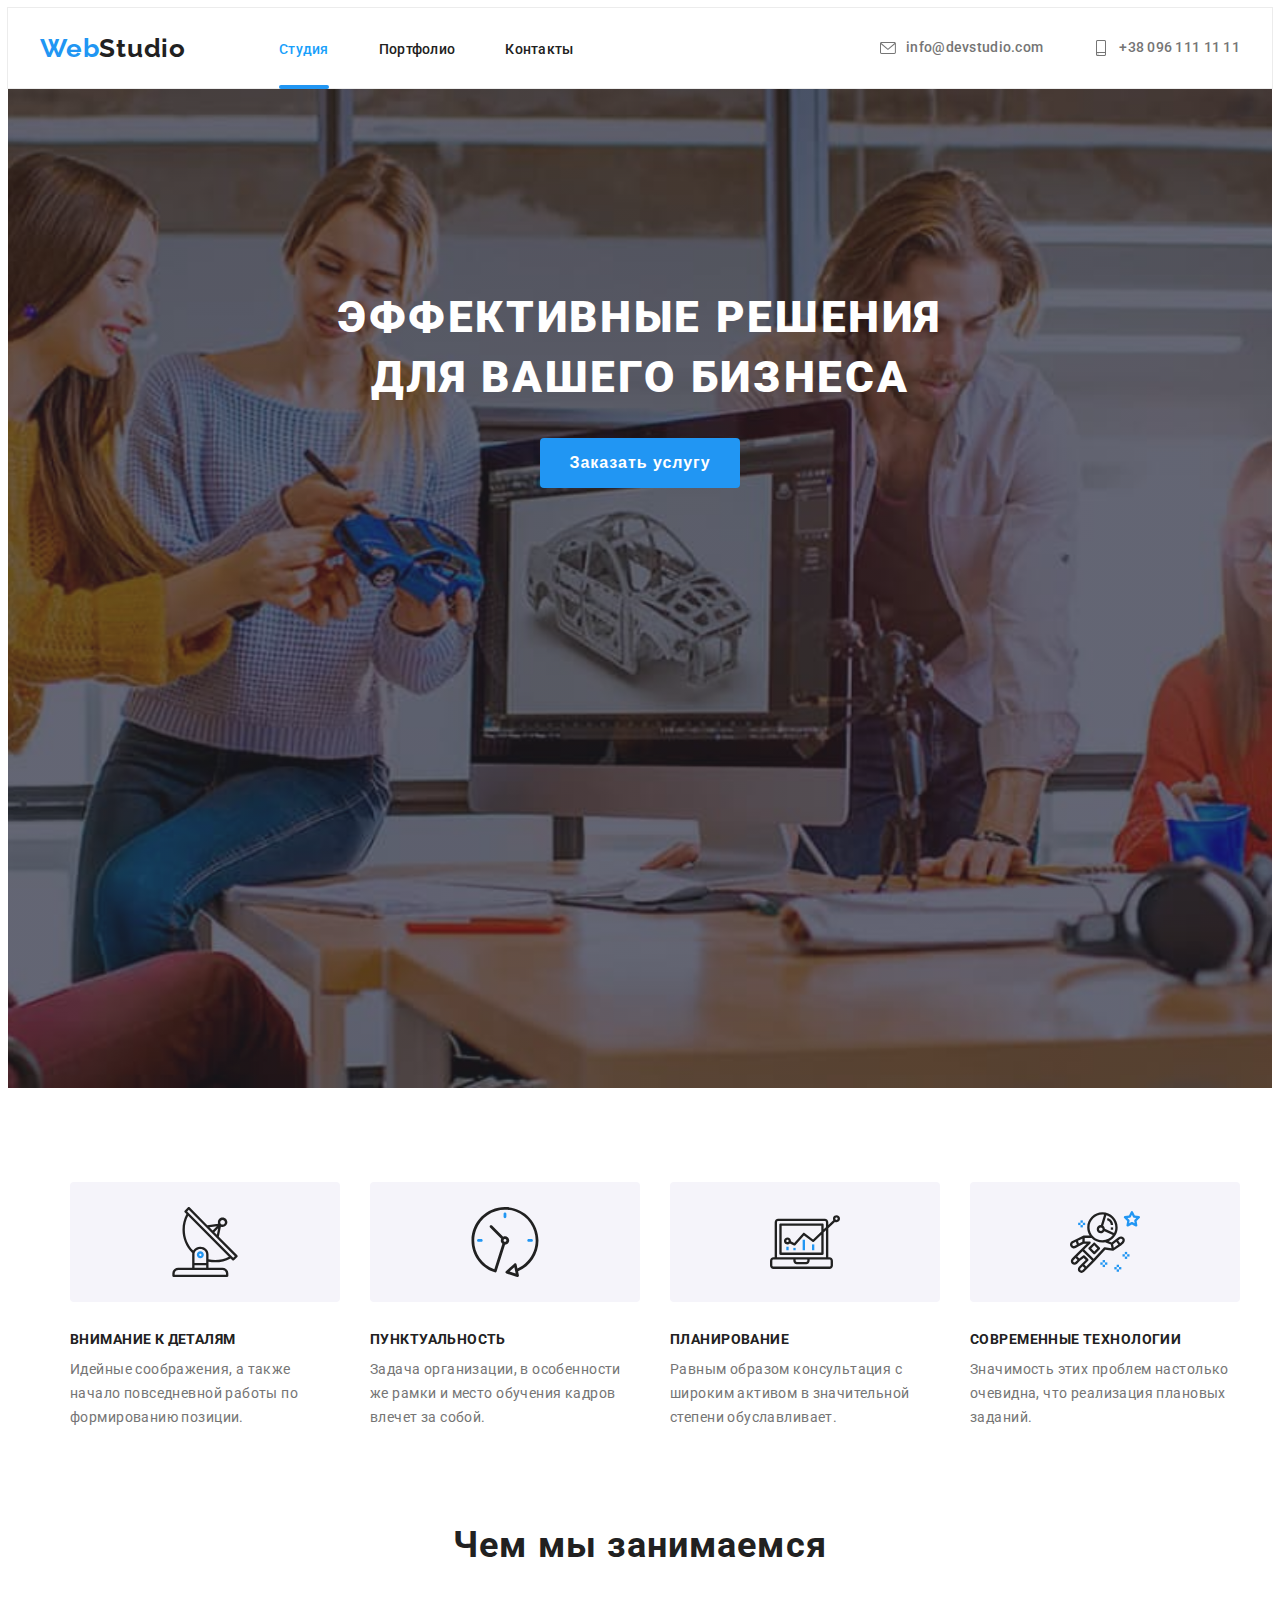
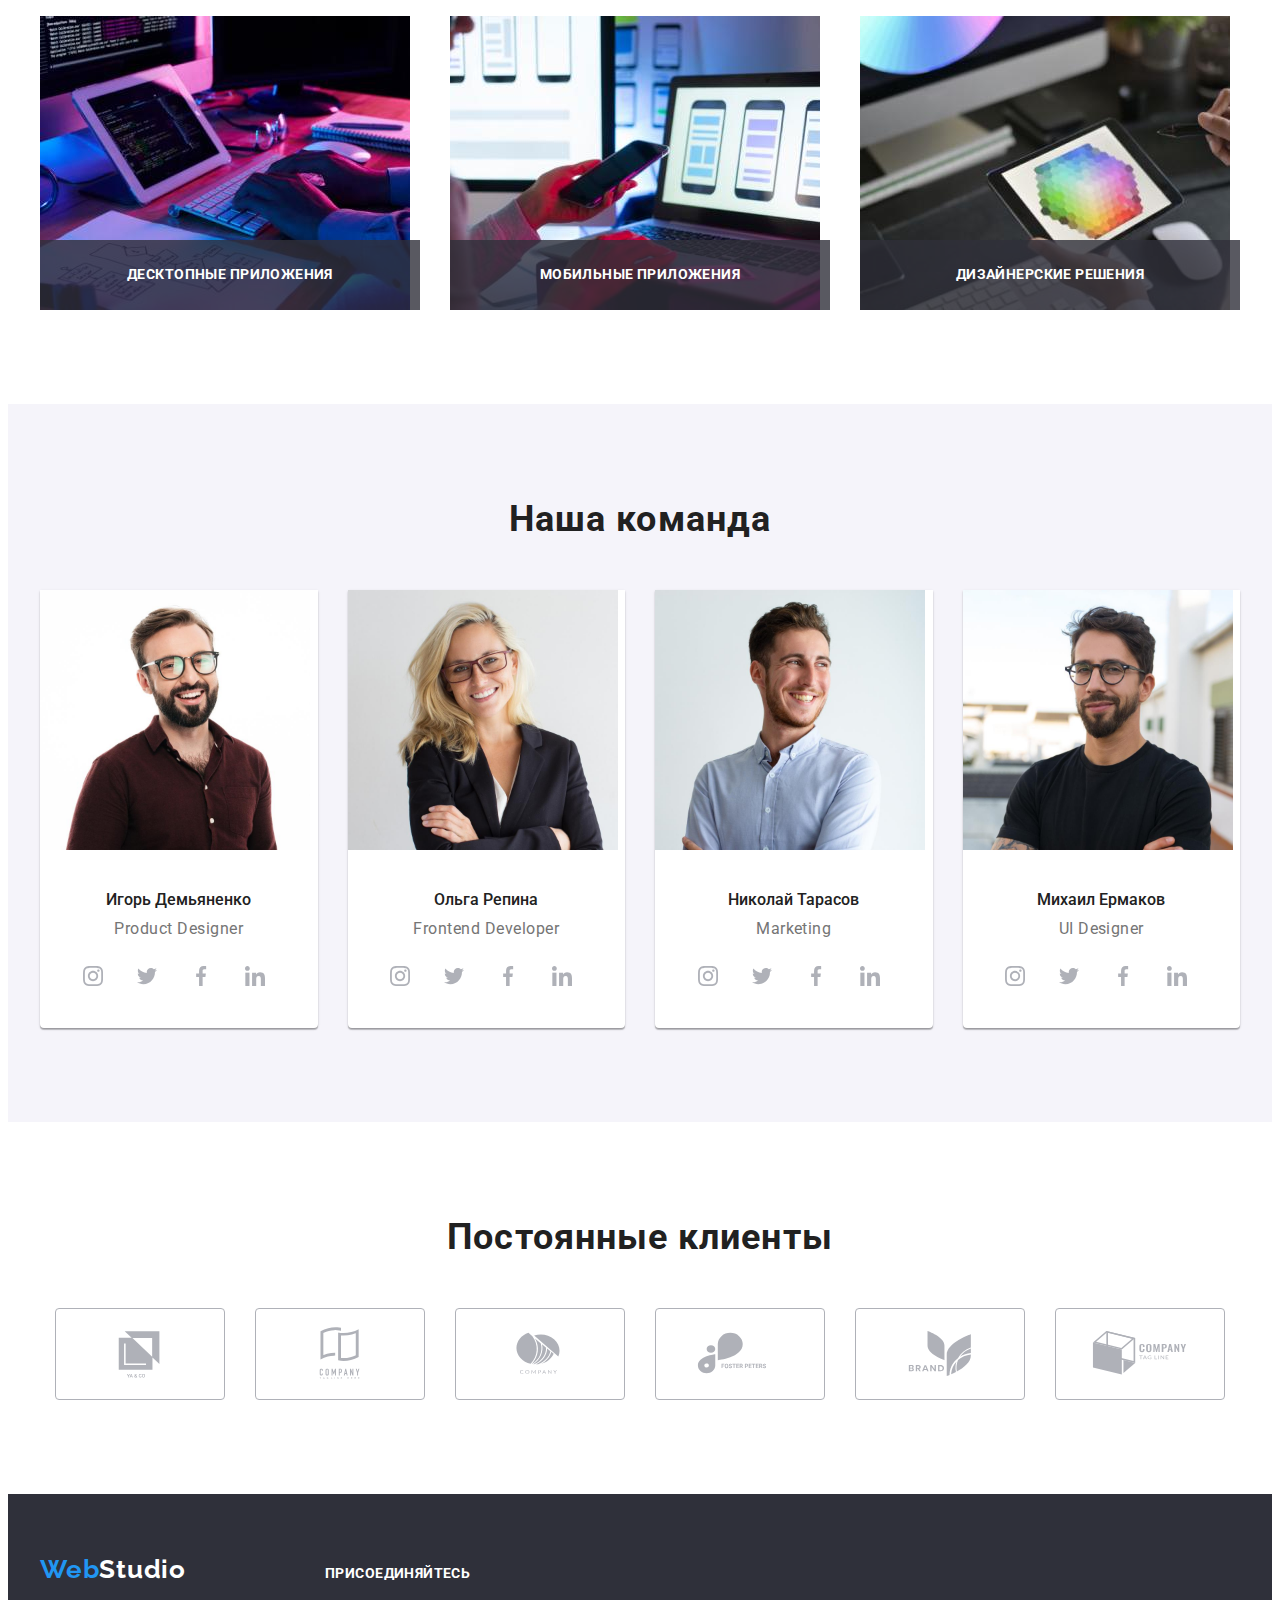
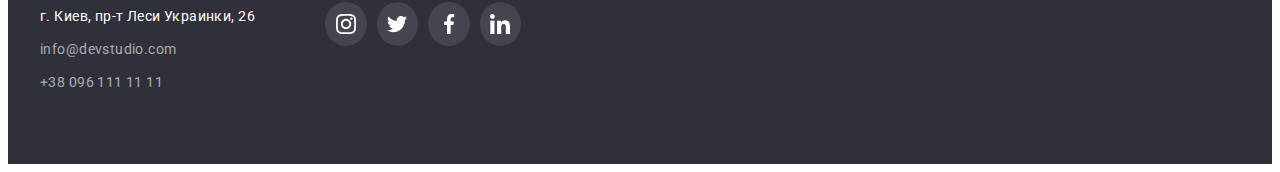
<file: index.html>
<!DOCTYPE html>
<html lang="ru">

<head>
  <meta charset="UTF-8" />
  <meta http-equiv="X-UA-Compatible" content="IE=edge" />
  <meta name="viewport" content="width=device-width, initial-scale=1.0" />
  <title>Студия</title>
  <link rel="stylesheet" href="https://cdnjs.cloudflare.com/ajax/libs/modern-normalize/1.1.0/modern-normalize.min.css"
    integrity="sha512-wpPYUAdjBVSE4KJnH1VR1HeZfpl1ub8YT/NKx4PuQ5NmX2tKuGu6U/JRp5y+Y8XG2tV+wKQpNHVUX03MfMFn9Q=="
    crossorigin="anonymous" referrerpolicy="no-referrer" />
  <link rel="preconnect" href="https://fonts.googleapis.com" />
  <link rel="preconnect" href="https://fonts.gstatic.com" crossorigin />
  <link href="https://fonts.googleapis.com/css2?family=Raleway:wght@700&family=Roboto:wght@400;500;700;900&display=swap"
    rel="stylesheet" />
  <link rel="stylesheet" href="./css/styles.css" />
</head>

<body>
  <header class="header">
    <!--Шапка сайта (Верхняя линия)-->
    <div class="container header-container">
      <a href="index.html" class="header-logo"><span class="web">Web</span>Studio</a>
      <nav class="header-nav">
        <ul class="site-nav-list list">
          <li class="nav-item">
            <a href="" class="nav-link link current">Студия</a>
          </li>
          <li class="nav-item">
            <a href="./portfolio.html" class="nav-link link">Портфолио</a>
          </li>
          <li class="nav-item">
            <a href="" class="nav-link link">Контакты</a>
          </li>
        </ul>
      </nav>

      <!--Контакты-->
      <ul class="contacts-list list">
        <li class="contacts-item">
          <a class="mail link" href="mailto:info@devstudio.com">
            <svg class="icon-envelope" width="16" height="16">
              <use href="./images/icons.svg#icon-envelope"></use>
            </svg>
            info@devstudio.com</a>
        </li>
        <li class="contacts-item">
          <a class="tel link" href="tel:+380961111111">
            <svg class="icon-smartphone" width="16" height="16">
              <use href="./images/icons.svg#icon-smartphone"></use>
            </svg>
            +38 096 111 11 11</a>
        </li>
      </ul>
    </div>
  </header>
  <main>
    <!--Герой (Шапка)-->
    <section class="section-hero hero-bg">
      <div class="container">
        <h1 class="hero-title">Эффективные решения для вашего бизнеса</h1>
        <button class="hero-btn" type="button" data-modal-open>Заказать услугу</button>
      </div>
    </section>
    <!--Особенности-->
    <section class="section">
      <div class="container">
        <h2 class="visually-hidden">Особенности</h2>
        <ul class="features list">
          <li class="features-item">
            <div class="features-icon-bg">
              <svg width="70" height="70">
                <use href="./images/icons.svg#icon-antenna-1"></use>
              </svg>
            </div>

            <h3 class="features-title">Внимание к деталям</h3>
            <p class="features-text">
              Идейные соображения, а также начало повседневной работы по
              формированию позиции.
            </p>
          </li>
          <li class="features-item">
            <div class="features-icon-bg">
              <svg width="70" height="70">
                <use href="./images/icons.svg#icon-clock-1"></use>
              </svg>
            </div>
            <h3 class="features-title">Пунктуальность</h3>
            <p class="features-text">
              Задача организации, в особенности же рамки и место обучения
              кадров влечет за собой.
            </p>
          </li>
          <li class="features-item">
            <div class="features-icon-bg">
              <svg width="70" height="70">
                <use href="./images/icons.svg#icon-diagram-1"></use>
              </svg>
            </div>
            <h3 class="features-title">Планирование</h3>
            <p class="features-text">
              Равным образом консультация с широким активом в значительной
              степени обуславливает.
            </p>
          </li>
          <li class="features-item">
            <div class="features-icon-bg">
              <svg width="70" height="70">
                <use href="./images/icons.svg#icon-astronaut-1"></use>
              </svg>
            </div>
            <h3 class="features-title">Современные технологии</h3>
            <p class="features-text">
              Значимость этих проблем настолько очевидна, что реализация
              плановых заданий.
            </p>
          </li>
        </ul>
      </div>
    </section>
    <!--Чем мы занимаемся-->
    <section class="section work-section">
      <div class="container">
        <h2 class="work-title">Чем мы занимаемся</h2>
        <ul class="work-list list">
          <li class="work-list-item">
            <div class="work-item-wrap overlay">
              <img class="work-item-img" src="./images/box_1.jpg" alt="Руки на клавиатуре" width="370" />
              <p class="work-item-text">Десктопные приложения</p>
            </div>
          </li>
          <li class="work-list-item">
            <div class="work-item-wrap overlay">
              <img class="work-item-img" src="./images/box_2.jpg" alt="Руки со смартфоном" width="370" />
              <p class="work-item-text">Мобильные приложения</p>
            </div>
          </li>
          <li class="work-list-item">
            <div class="work-item-wrap overlay">
              <img class="work-item-img" src="./images/box_3.jpg" alt="Руки с планшетом" width="370" />
              <p class="work-item-text">Дизайнерские решения</p>
            </div>
          </li>
        </ul>
      </div>
    </section>

    <!--Наша команда-->
    <section class="section team-bg">
      <div class="container">
        <h2 class="section-team-title">Наша команда</h2>
        <ul class="team list">
          <li class="team-item team-item-bg">
            <img src="./images/product_designer.jpg" alt="Product designer" width="270" />
            <div class="team-item-container">
              <h3 class="team-title">Игорь Демьяненко</h3>
              <p class="team-text" lang="en">Product Designer</p>
              <ul class="team-social social-list list">
                <li class="social-item">
                  <a href="" class="social-link" target="blank">
                    <svg class="social-icon" width="20" height="20">
                      <use href="./images/icons.svg#icon-instagram"></use>
                    </svg>
                  </a>
                </li>
                <li class="social-item">
                  <a href="" class="social-link" target="blank">
                    <svg class="social-icon" width="20" height="20">
                      <use href="./images/icons.svg#icon-twitter"></use>
                    </svg>
                  </a>
                </li>
                <li class="social-item">
                  <a href="" class="social-link" target="blank">
                    <svg class="social-icon" width="20" height="20">
                      <use href="./images/icons.svg#icon-facebook"></use>
                    </svg>
                  </a>
                </li>
                <li class="social-item">
                  <a href="" class="social-link" target="blank">
                    <svg class="social-icon" width="20" height="20">
                      <use href="./images/icons.svg#icon-linkedin"></use>
                    </svg>
                  </a>
                </li>
              </ul>
            </div>
          </li>
          <li class="team-item team-item-bg">
            <img src="./images/frontend_developer.jpg" alt="Frontend developer" width="270" />
            <div class="team-item-container">
              <h3 class="team-title">Ольга Репина</h3>
              <p class="team-text" lang="en">Frontend Developer</p>
              <ul class="team-social social-list list">
                <li class="social-item">
                  <a href="" class="social-link" target="blank">
                    <svg class="social-icon" width="20" height="20">
                      <use href="./images/icons.svg#icon-instagram"></use>
                    </svg>
                  </a>
                </li>
                <li class="social-item">
                  <a href="" class="social-link" target="blank">
                    <svg class="social-icon" width="20" height="20">
                      <use href="./images/icons.svg#icon-twitter"></use>
                    </svg>
                  </a>
                </li>
                <li class="social-item">
                  <a href="" class="social-link" target="blank">
                    <svg class="social-icon" width="20" height="20">
                      <use href="./images/icons.svg#icon-facebook"></use>
                    </svg>
                  </a>
                </li>
                <li class="social-item">
                  <a href="" class="social-link" target="blank">
                    <svg class="social-icon" width="20" height="20">
                      <use href="./images/icons.svg#icon-linkedin"></use>
                    </svg>
                  </a>
                </li>
              </ul>
            </div>
          </li>
          <li class="team-item team-item-bg">
            <img src="./images/marketing.jpg" alt="Marketing" width="270" />
            <div class="team-item-container">
              <h3 class="team-title">Николай Тарасов</h3>
              <p class="team-text" lang="en">Marketing</p>
              <ul class="team-social social-list list">
                <li class="social-item">
                  <a href="" class="social-link" target="blank">
                    <svg class="social-icon" width="20" height="20">
                      <use href="./images/icons.svg#icon-instagram"></use>
                    </svg>
                  </a>
                </li>
                <li class="social-item">
                  <a href="" class="social-link" target="blank">
                    <svg class="social-icon" width="20" height="20">
                      <use href="./images/icons.svg#icon-twitter"></use>
                    </svg>
                  </a>
                </li>
                <li class="social-item">
                  <a href="" class="social-link" target="blank">
                    <svg class="social-icon" width="20" height="20">
                      <use href="./images/icons.svg#icon-facebook"></use>
                    </svg>
                  </a>
                </li>
                <li class="social-item">
                  <a href="" class="social-link" target="blank">
                    <svg class="social-icon" width="20" height="20">
                      <use href="./images/icons.svg#icon-linkedin"></use>
                    </svg>
                  </a>
                </li>
              </ul>
            </div>
          </li>
          <li class="team-item team-item-bg">
            <img src="./images/ui_designer.jpg" alt="UI designer" width="270" />
            <div class="team-item-container">
              <h3 class="team-title">Михаил Ермаков</h3>
              <p class="team-text" lang="en">UI Designer</p>
              <ul class="team-social social-list list">
                <li class="social-item">
                  <a href="" class="social-link" target="blank">
                    <svg class="social-icon" width="20" height="20">
                      <use href="./images/icons.svg#icon-instagram"></use>
                    </svg>
                  </a>
                </li>
                <li class="social-item">
                  <a href="" class="social-link" target="blank">
                    <svg class="social-icon" width="20" height="20">
                      <use href="./images/icons.svg#icon-twitter"></use>
                    </svg>
                  </a>
                </li>
                <li class="social-item">
                  <a href="" class="social-link" target="blank">
                    <svg class="social-icon" width="20" height="20">
                      <use href="./images/icons.svg#icon-facebook"></use>
                    </svg>
                  </a>
                </li>
                <li class="social-item">
                  <a href="" class="social-link" target="blank">
                    <svg class="social-icon" width="20" height="20">
                      <use href="./images/icons.svg#icon-linkedin"></use>
                    </svg>
                  </a>
                </li>
              </ul>
            </div>
          </li>
        </ul>
      </div>
    </section>

    <!--Наши клиенты-->
    <section class="section section-clients">
      <div class="container">
        <h2 class="clients-title">Постоянные клиенты</h2>
        <ul class="clients-list list">
          <li class="clients-list-item">

            <a href="" class="clients-link link" target="blank">
              <svg class="clients-icon" width="106" height="60">
                <use href="./images/icons.svg#icon-client-1"></use>
              </svg>
            </a>

          </li>
          <li class="clients-list-item">

            <a href="" class="clients-link link" target="blank">
              <svg class="clients-icon" width="106" height="60">
                <use href="./images/icons.svg#icon-client-2"></use>
              </svg>
            </a>

          </li>
          <li class="clients-list-item">

            <a href="" class="clients-link link" target="blank">
              <svg class="clients-icon" width="106" height="60">
                <use href="./images/icons.svg#icon-client-3"></use>
              </svg>
            </a>

          </li>
          <li class="clients-list-item">

            <a href="" class="clients-link link" target="blank">
              <svg class="clients-icon" width="106" height="60">
                <use href="./images/icons.svg#icon-client-4"></use>
              </svg>
            </a>

          </li>
          <li class="clients-list-item">

            <a href="" class="clients-link link" target="blank">
              <svg class="clients-icon" width="106" height="60">
                <use href="./images/icons.svg#icon-client-5"></use>
              </svg>
            </a>

          </li>
          <li class="clients-list-item">

            <a href="" class="clients-link link" target="blank">
              <svg class="clients-icon" width="106" height="60">
                <use href="./images/icons.svg#icon-client-6"></use>
              </svg>
            </a>

          </li>
        </ul>
      </div>
    </section>
  </main>
  <!--Футер (Подвал)-->
  <footer class="section-footer">
    <div class="container footer-container">
      <div>
        <div class="footer-logotype">
          <a href="index.html" class="footer-logo"><span class="web">Web</span><span class="studio">Studio</span></a>
        </div>

        <address class="address">
          <a class="address-link link" href="https://goo.gl/maps/bfm3H95zgdEFTh6u9" target="_blank"
            rel="noopener noreferrer">
            г. Киев, пр-т Леси Украинки, 26</a>
        </address>
        <ul class="contacts list">
          <li class="mail-list">
            <a href="info@devstudio.com" class="mail-footer link" lang="en">info@devstudio.com</a>
          </li>
          <li class="tel-list">
            <a href="+380961111111" class="tel-footer link">+38 096 111 11 11</a>
          </li>
        </ul>
      </div>

      <div class="footer-social">
        <h3 class="footer-social-title">присоединяйтесь</h3>
        <ul class="footer-social-list list">
          <li class="footer-social-item">
            <a href="" class="footer-social-link" target="blank">
              <svg class="footer-social-icon" width="20" height="20">
                <use href="./images/icons.svg#icon-instagram"></use>
              </svg>
            </a>
          </li>
          <li class="footer-social-item">
            <a href="" class="footer-social-link" target="blank">
              <svg class="footer-social-icon" width="20" height="20">
                <use href="./images/icons.svg#icon-twitter"></use>
              </svg>
            </a>
          </li>
          <li class="footer-social-item">
            <a href="" class="footer-social-link" target="blank">
              <svg class="footer-social-icon" width="20" height="20">
                <use href="./images/icons.svg#icon-facebook"></use>
              </svg>
            </a>
          </li>
          <li class="footer-social-item">
            <a href="" class="footer-social-link" target="blank">
              <svg class="footer-social-icon" width="20" height="20">
                <use href="./images/icons.svg#icon-linkedin"></use>
              </svg>
            </a>
          </li>
        </ul>
      </div>
    </div>
  </footer>
  <div class="backdrop is-hidden" data-modal>
    <div class="modal">
      <button type="button" class="modal-btn" data-modal-close>
        <svg class="modal-icon-close-btn" width="18" height="18">
          <use href="./images/icons.svg#icon-close-btn"></use>
        </svg>
      </button>
    </div>
  </div>
  <script src="./js/modal.js"></script>
</body>

</html>
</file>
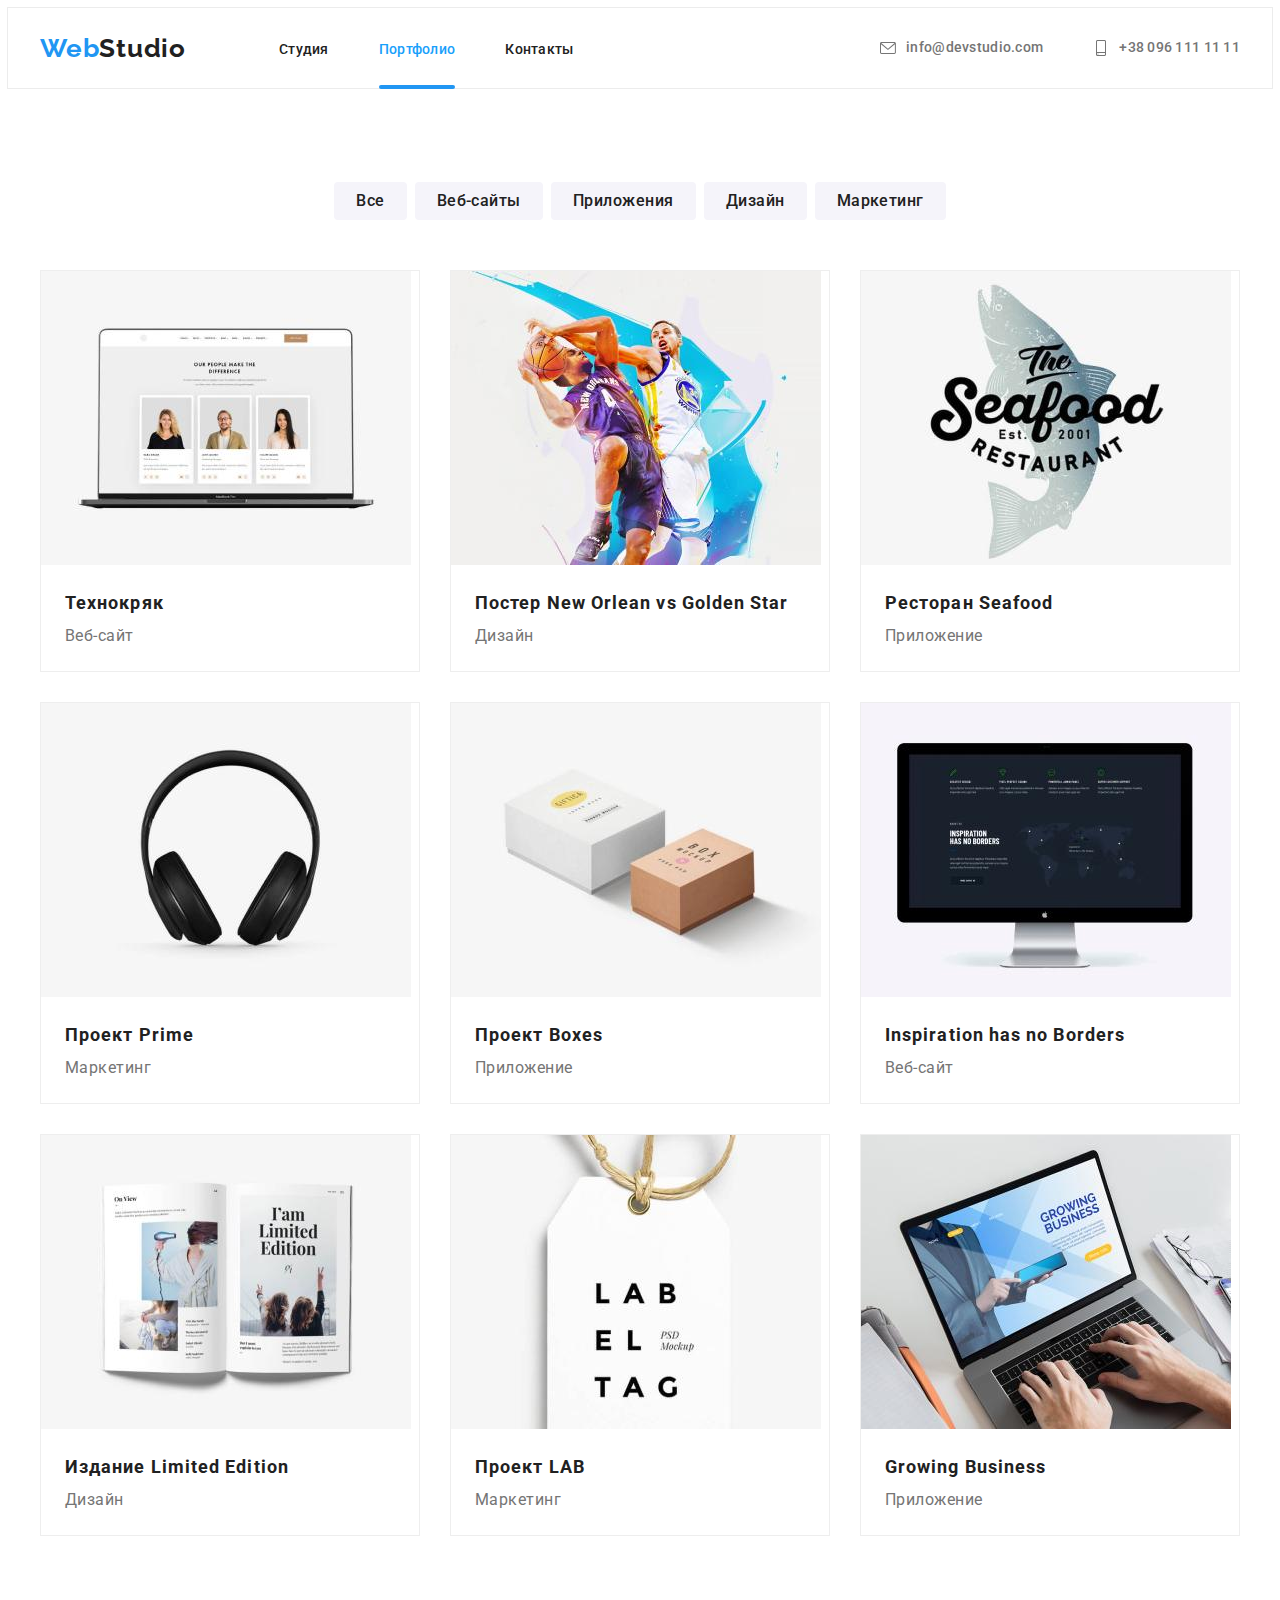
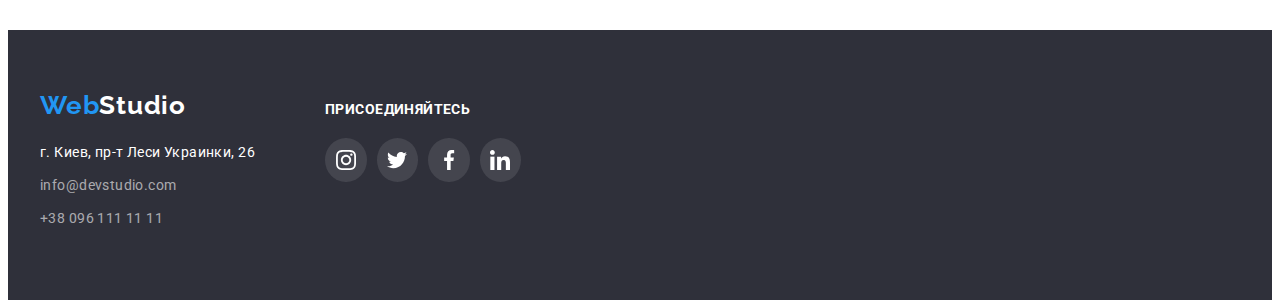
<file: portfolio.html>
<!DOCTYPE html>
<html lang="ru">

<head>
  <meta charset="UTF-8" />
  <meta http-equiv="X-UA-Compatible" content="IE=edge" />
  <meta name="viewport" content="width=device-width, initial-scale=1.0" />
  <title>Портфолио</title>
  <link rel="stylesheet" href="https://cdnjs.cloudflare.com/ajax/libs/modern-normalize/1.1.0/modern-normalize.min.css"
    integrity="sha512-wpPYUAdjBVSE4KJnH1VR1HeZfpl1ub8YT/NKx4PuQ5NmX2tKuGu6U/JRp5y+Y8XG2tV+wKQpNHVUX03MfMFn9Q=="
    crossorigin="anonymous" referrerpolicy="no-referrer" />
  <link rel="preconnect" href="https://fonts.googleapis.com" />
  <link rel="preconnect" href="https://fonts.gstatic.com" crossorigin />
  <link href="https://fonts.googleapis.com/css2?family=Raleway:wght@700&family=Roboto:wght@400;500;700;900&display=swap"
    rel="stylesheet" />
  <link rel="stylesheet" href="./css/styles.css" />
</head>

<body>
  <header class="header">
    <!--Шапка сайта (Верхняя линия)-->
    <div class="container header-container">
      <a href="index.html" class="header-logo"><span class="web">Web</span>Studio</a>
      <nav class="header-nav">
        <ul class="site-nav-list list">
          <li class="nav-item">
            <a href="./index.html" class="nav-link link">Студия</a>
          </li>
          <li class="nav-item">
            <a href="" class="nav-link link current">Портфолио</a>
          </li>
          <li class="nav-item">
            <a href="" class="nav-link link">Контакты</a>
          </li>
        </ul>
      </nav>

      <!--Контакты-->
      <ul class="contacts-list list">
        <li class="contacts-item">
          <a class="mail link" href="mailto:info@devstudio.com">
            <svg class="icon-envelope" width="16" height="16">
              <use href="./images/icons.svg#icon-envelope"></use>
            </svg>
            info@devstudio.com</a>
        </li>
        <li class="contacts-item">
          <a class="tel link" href="tel:+380961111111">
            <svg class="icon-smartphone" width="16" height="16">
              <use href="./images/icons.svg#icon-smartphone"></use>
            </svg>
            +38 096 111 11 11</a>
        </li>
      </ul>
    </div>
  </header>
  <main>
    <!--Герой (Портфолио)-->
    <section class="section hero-portfolio">
      <div class="container filter-container">
        <h1 class="visually-hidden">Портфолио</h1>

        <ul class="filter list">
          <li class="filter-item">
            <button class="btn" type="button">Все</button>
          </li>
          <li class="filter-item">
            <button class="btn" type="button">Веб-сайты</button>
          </li>
          <li class="filter-item">
            <button class="btn" type="button">Приложения</button>
          </li>
          <li class="filter-item">
            <button class="btn" type="button">Дизайн</button>
          </li>
          <li class="filter-item">
            <button class="btn" type="button">Маркетинг</button>
          </li>
        </ul>
      </div>

      <div class="container">
        <ul class="portfolio-list list">
          <li class="portfolio-item">
            <div class="portfolio-item-wrap">
              <img src="./images/project-1-technokryak.jpg" alt="Ноутбук со страницей веб-сайта" width="370"
                height="294" />
              <p class="portfolio-item-description">Технокряк это современная площадка распространения коронавируса.
                Компании используют эту платформу для цифрового
                шпионажа и атак на защищённые сервера конкурентов.</p>
            </div>

            <div class="portfolio-item-container">
              <h2 class="title">Технокряк</h2>
              <p class="text">Веб-сайт</p>
            </div>
          </li>
          <li class="portfolio-item">
            <div class="portfolio-item-wrap">
              <img src="./images/project-2-neworlean.jpg" alt="Два баскетболиста" width="370" height="294" />
              <p class="portfolio-item-description">Технокряк это современная площадка распространения коронавируса.
                Компании используют эту платформу для цифрового
                шпионажа и атак на защищённые сервера конкурентов.</p>
            </div>

            <div class="portfolio-item-container">
              <h2 class="title">
                Постер <span lang="en">New Orlean vs Golden Star</span>
              </h2>
              <p class="text">Дизайн</p>
            </div>
          </li>
          <li class="portfolio-item">
            <div class="portfolio-item-wrap">
              <img src="./images/project-3-seafood.jpg" alt="Логотип Ресторан Seafood" width="370" height="294" />
              <p class="portfolio-item-description">Технокряк это современная площадка распространения коронавируса.
                Компании используют эту платформу для цифрового
                шпионажа и атак на защищённые сервера конкурентов.</p>
            </div>
            <div class="portfolio-item-container">
              <h2 class="title">Ресторан <span lang="en">Seafood</span></h2>
              <p class="text">Приложение</p>
            </div>
          </li>
          <li class="portfolio-item">
            <div class="portfolio-item-wrap">
              <img src="./images/project-4-prime.jpg" alt="Музыкальные наушники" width="370" height="294" />
              <p class="portfolio-item-description">Технокряк это современная площадка распространения коронавируса.
                Компании используют эту платформу для цифрового
                шпионажа и атак на защищённые сервера конкурентов.</p>
            </div>
            <div class="portfolio-item-container">
              <h2 class="title">Проект <span lang="en">Prime</span></h2>
              <p class="text">Маркетинг</p>
            </div>
          </li>
          <li class="portfolio-item">
            <div class="portfolio-item-wrap">
              <img src="./images/project-5-boxes.jpg" alt="Картонные коробки" width="370" height="294" />
              <p class="portfolio-item-description">Технокряк это современная площадка распространения коронавируса.
                Компании используют эту платформу для цифрового
                шпионажа и атак на защищённые сервера конкурентов.</p>
            </div>
            <div class="portfolio-item-container">
              <h2 class="title">Проект <span lang="en">Boxes</span></h2>
              <p class="text">Приложение</p>
            </div>
          </li>
          <li class="portfolio-item">
            <div class="portfolio-item-wrap">
              <img src="./images/project-6-inspiration.jpg" alt="Монитор со страницей веб-сайта" width="370"
                height="294" />
              <p class="portfolio-item-description">Технокряк это современная площадка распространения коронавируса.
                Компании используют эту платформу для цифрового
                шпионажа и атак на защищённые сервера конкурентов.</p>
            </div>
            <div class="portfolio-item-container">
              <h2 class="title" lang="en">Inspiration has no Borders</h2>
              <p class="text">Веб-сайт</p>
            </div>
          </li>
          <li class="portfolio-item">
            <div class="portfolio-item-wrap">
              <img src="./images/project-7-limitededition.jpg" alt="Окрытый журнал" width="370" height="294" />
              <p class="portfolio-item-description">Технокряк это современная площадка распространения коронавируса.
                Компании используют эту платформу для цифрового
                шпионажа и атак на защищённые сервера конкурентов.</p>
            </div>
            <div class="portfolio-item-container">
              <h2 class="title">
                Издание <span lang="en">Limited Edition</span>
              </h2>
              <p class="text">Дизайн</p>
            </div>
          </li>
          <li class="portfolio-item">
            <div class="portfolio-item-wrap">
              <img src="./images/project-8-lab.jpg" alt="Бумажный ярлык" width="370" height="294" />
              <p class="portfolio-item-description">Технокряк это современная площадка распространения коронавируса.
                Компании используют эту платформу для цифрового
                шпионажа и атак на защищённые сервера конкурентов.</p>
            </div>
            <div class="portfolio-item-container">
              <h2 class="title">Проект <span lang="en">LAB</span></h2>
              <p class="text">Маркетинг</p>
            </div>
          </li>
          <li class="portfolio-item">
            <div class="portfolio-item-wrap">
              <img src="./images/project-9-business.jpg" alt="Руки на клавиатуре ноутбука" width="370" height="294" />
              <p class="portfolio-item-description">Технокряк это современная площадка распространения коронавируса.
                Компании используют эту платформу для цифрового
                шпионажа и атак на защищённые сервера конкурентов.</p>
            </div>
            <div class="portfolio-item-container">
              <h2 class="title" lang="en">Growing Business</h2>
              <p class="text">Приложение</p>
            </div>
          </li>
        </ul>
      </div>
    </section>
  </main>
  <!--Футер (Подвал)-->
  <footer class="section-footer">
    <div class="container footer-container">
      <div>
        <div class="footer-logotype">
          <a href="index.html" class="footer-logo"><span class="web">Web</span><span class="studio">Studio</span></a>
        </div>

        <address class="address">
          <a class="address-link link" href="https://goo.gl/maps/bfm3H95zgdEFTh6u9" target="_blank"
            rel="noopener noreferrer">
            г. Киев, пр-т Леси Украинки, 26</a>
        </address>
        <ul class="contacts list">
          <li class="mail-list">
            <a href="info@devstudio.com" class="mail-footer link" lang="en">info@devstudio.com</a>
          </li>
          <li class="tel-list">
            <a href="+380961111111" class="tel-footer link">+38 096 111 11 11</a>
          </li>
        </ul>
      </div>

      <div class="footer-social">
        <h3 class="footer-social-title">присоединяйтесь</h3>
        <ul class="footer-social-list list">
          <li class="footer-social-item">
            <a href="" class="footer-social-link" target="blank">
              <svg class="footer-social-icon" width="20" height="20">
                <use href="./images/icons.svg#icon-instagram"></use>
              </svg>
            </a>
          </li>
          <li class="footer-social-item">
            <a href="" class="footer-social-link" target="blank">
              <svg class="footer-social-icon" width="20" height="20">
                <use href="./images/icons.svg#icon-twitter"></use>
              </svg>
            </a>
          </li>
          <li class="footer-social-item">
            <a href="" class="footer-social-link" target="blank">
              <svg class="footer-social-icon" width="20" height="20">
                <use href="./images/icons.svg#icon-facebook"></use>
              </svg>
            </a>
          </li>
          <li class="footer-social-item">
            <a href="" class="footer-social-link" target="blank">
              <svg class="footer-social-icon" width="20" height="20">
                <use href="./images/icons.svg#icon-linkedin"></use>
              </svg>
            </a>
          </li>
        </ul>
      </div>
    </div>
  </footer>
</body>

</html>
</file>
<file: css/styles.css>
:root {
  --primary-text-color: #212121;
  --secondary-text-color: #757575;
  --primary-title-color: #ffffff;
  --primary-accent-color: #18a0fb;
  --secondary-accent-color: #2196f3;
  --primary_bg_color: #2f303a;
  --secondary-bg-color: #ffffff;
  --third-bg-color: #f5f4fa;
}

p,
h1,
h2,
h3,
h4,
h5,
h6 {
  margin: 0;
}

ul {
  margin: 0;
  padding: 0;
}

button {
  cursor: pointer;
}
img {
  display: block;
  max-width: 100%;
  height: auto;
}

.visually-hidden {
  position: absolute;
  white-space: nowrap;
  width: 1px;
  height: 1px;
  overflow: hidden;
  border: 0;
  padding: 0;
  clip: rect(0 0 0 0);
  clip-path: inset(50%);
  margin: -1px;
}

body {
  font-family: Roboto, sans-serif;
  color: var(--primary-text-color);
}

.list {
  list-style: none;
}
.link {
  text-decoration: none;
}
/*-----------Header-----------*/

.container {
  width: 1200px;
  padding-left: 15px;
  padding-right: 15px;
  margin: 0 auto;
  align-items: center;
}
.section {
  padding-top: 94px;
  padding-bottom: 94px;
}

.header-container {
  display: flex;
}
.header {
  outline: 1px solid #ececec;
}

.header-nav {
  display: flex;
}

/*-----------------Logo------------------*/

.header-logo {
  display: flex;
  align-items: center;
  margin-right: 93px;

  font-family: Raleway, sans-serif;
  font-style: normal;
  font-weight: 700;
  font-size: 26px;
  line-height: 1.19;
  letter-spacing: 0.03em;
  color: var(--primary-text-color);
  text-decoration: none;
}
.header-logo .web {
  font-family: Raleway, sans-serif;
  font-style: normal;
  font-weight: 700;
  font-size: 26px;
  line-height: 1.19;
  letter-spacing: 0.03em;
  color: var(--secondary-accent-color);
  text-decoration: none;
}

/*------------Site nav-------------*/

.site-nav-list {
  display: flex;
}

.nav-item:not(:last-child) {
  margin-right: 50px;
}

.site-nav-list .link {
  font-weight: 500;
  font-size: 14px;
  line-height: 1.14;
  letter-spacing: 0.02em;
  color: var(--primary-text-color);
  text-decoration: none;
  transition: color 250ms cubic-bezier(0.4, 0, 0.2, 1);
}
.site-nav-list .link:hover {
  color: var(--primary-accent-color);
}
.site-nav-list .link:focus {
  color: var(--primary-accent-color);
}
.site-nav-list .current {
  color: var(--primary-accent-color);
}

.nav-link {
  padding-top: 32px;
  padding-bottom: 32px;
  position: relative;
}

.nav-link.current::after {
  content: "";
  position: absolute;
  width: 100%;
  height: 4px;
  background-color: var(--secondary-accent-color);
  border-radius: 2px;
  bottom: 0;
  display: block;
}

/*-------------Contacts-------------*/
.contacts-list {
  display: flex;
  margin-left: auto;

  margin-bottom: 32px;
  margin-top: 32px;
}
.contacts-item {
  display: flex;
}
.contacts-item:not(:last-child) {
  margin-right: 50px;
}

.mail {
  display: flex;

  font-weight: 500;
  font-size: 14px;
  line-height: 1.14;
  letter-spacing: 0.02em;
  color: var(--secondary-text-color);
  text-decoration: none;
  transition: color 250ms cubic-bezier(0.4, 0, 0.2, 1);
}
.mail:hover {
  color: var(--secondary-accent-color);
}
.mail:focus {
  color: var(--secondary-accent-color);
}
.icon-envelope {
  margin-right: 10px;
  fill: currentColor;
  transition: fill 250ms cubic-bezier(0.4, 0, 0.2, 1);
}

.icon-envelope:hover .icon-envelope:focus {
  fill: var(--secondary-accent-color);
}

.tel {
  display: flex;

  font-weight: 500;
  font-size: 14px;
  line-height: 1.14;
  letter-spacing: 0.02em;
  color: var(--secondary-text-color);
  text-decoration: none;
  transition: color 250ms cubic-bezier(0.4, 0, 0.2, 1);
}
.tel:hover {
  color: var(--secondary-accent-color);
}
.tel:focus {
  color: var(--secondary-accent-color);
}
.icon-smartphone {
  margin-right: 10px;
  fill: currentColor;
  transition: fill 250ms cubic-bezier(0.4, 0, 0.2, 1);
}
.icon-smartphone:hover .icon-smartphone:focus {
  fill: var(--secondary-accent-color);
}

/*--------------Герой(Портфолио)---------------*/
.filter {
  display: flex;
  justify-content: center;
  margin-bottom: 50px;
}
.filter-item:not(:last-child) {
  margin-right: 8px;
}

.btn {
  padding: 6px 22px;
  font-family: Roboto, sans-serif;
  font-weight: 500;
  font-size: 16px;
  line-height: 1.63;
  text-align: center;
  letter-spacing: 0.03em;
  color: var(--primary-text-color);
  background-color: var(--third-bg-color);
  border-radius: 4px;
  border-style: none;
  transition: color 250ms cubic-bezier(0.4, 0, 0.2, 1),
    background-color 250ms cubic-bezier(0.4, 0, 0.2, 1),
    box-shadow 250ms cubic-bezier(0.4, 0, 0.2, 1);
}

.btn:hover {
  font-family: Roboto, sans-serif;
  font-weight: 500;
  font-size: 16px;
  line-height: 1.63;
  text-align: center;
  letter-spacing: 0.03em;
  color: var(--primary-title-color);
  background-color: var(--primary-accent-color);
  border-radius: 4px;
  box-shadow: 0px 3px 1px rgba(0, 0, 0, 0.1), 0px 1px 2px rgba(0, 0, 0, 0.08),
    0px 2px 2px rgba(0, 0, 0, 0.12);
  cursor: pointer;
}
.btn:focus {
  font-family: Roboto, sans-serif;
  font-weight: 500;
  font-size: 16px;
  line-height: 1.63;
  text-align: center;
  letter-spacing: 0.03em;
  color: var(--primary-title-color);
  background-color: var(--primary-accent-color);
  border-radius: 4px;
  box-shadow: 0px 3px 1px rgba(0, 0, 0, 0.1), 0px 1px 2px rgba(0, 0, 0, 0.08),
    0px 2px 2px rgba(0, 0, 0, 0.12);
  cursor: pointer;
}

.portfolio-list {
  display: flex;
  flex-wrap: wrap;
  margin-left: -30px;
  margin-bottom: -30px;
}

.portfolio-item {
  flex-basis: calc(100% / 3 - 30px);
  margin-left: 30px;
  margin-bottom: 30px;
  background: #ffffff;
  border: 1px solid #eeeeee;
  box-sizing: border-box;
}

.portfolio-item-wrap {
  position: relative;
  overflow: hidden;
}

.portfolio-item-description {
  position: absolute;
  top: 100%;
  left: 0;
  color: var(--primary-title-color);
  font-weight: 400px;
  font-size: 18px;
  line-height: 1.56;
  letter-spacing: 0.03em;
  background-color: rgba(33, 150, 243, 0.9);
  padding: 63px 24px;
  height: 100%;
  transition: transform 250ms cubic-bezier(0.4, 0, 0.2, 1),
    background-color 250ms cubic-bezier(0.4, 0, 0.2, 1),
    box-shadow 250ms cubic-bezier(0.4, 0, 0.2, 1);
}

.portfolio-item:hover {
  flex-basis: calc(100% / 3 - 30px);
  margin-left: 30px;
  margin-bottom: 30px;
  background-color: var(--secondary-bg-color);
  border: 1px solid #eeeeee;
  box-sizing: border-box;
  box-shadow: 0px 1px 1px rgba(0, 0, 0, 0.12), 0px 4px 4px rgba(0, 0, 0, 0.06),
    1px 4px 6px rgba(0, 0, 0, 0.16);
  cursor: pointer;
}

.portfolio-item:hover .portfolio-item-description {
  transform: translateY(-100%);
}

.portfolio-item-container {
  padding: 20px 24px;
}

.title {
  font-weight: 700;
  font-size: 18px;
  line-height: 2;
  letter-spacing: 0.06em;
  color: var(--primary-text-color);
}
.text {
  font-size: 16px;
  line-height: 1.88;
  letter-spacing: 0.03em;
  color: var(--secondary-text-color);
}

/*---------------Герой(Студия)---------------*/
.section-hero {
  padding-top: 200px;
  padding-bottom: 200px;
}

.hero-bg {
  max-width: 1600px;
  height: 600px;
  margin-left: auto;
  margin-right: auto;

  background-image: linear-gradient(
      rgba(47, 48, 58, 0.4),
      rgba(47, 48, 58, 0.4)
    ),
    url("../images/hero_bg_studio.jpg");
  background-repeat: no-repeat;
  background-position: center;
  background-size: cover;
}

.hero-title {
  display: block;
  margin: 0 auto 30px;
  max-width: 696px;

  font-weight: 900;
  font-size: 44px;
  line-height: 1.36;
  text-align: center;

  letter-spacing: 0.06em;
  text-transform: uppercase;
  color: var(--primary-title-color);
}

.hero-btn {
  display: block;
  margin: 0 auto;

  font-weight: 700;
  font-size: 16px;
  line-height: 1.87;
  letter-spacing: 0.06em;
  color: var(--primary-title-color);
  min-width: 200px;
  min-height: 50px;
  background-color: var(--secondary-accent-color);
  border-radius: 4px;
  border-style: none;
  cursor: pointer;
  transition: background-color 250ms cubic-bezier(0.4, 0, 0.2, 1),
    box-shadow 250ms cubic-bezier(0.4, 0, 0.2, 1);
}
.hero-btn:hover {
  background-color: var(--primary-accent-color);
  box-shadow: 0px 4px 4px rgba(0, 0, 0, 0.15);
  cursor: pointer;
}

/*------------Особенности-----------*/
.features {
  display: flex;
}

.features-item {
  width: 270px;
}
.features-item {
  flex-basis: calc(100% / 4 - 30px);
  margin-left: 30px;
}

.features-icon-bg {
  display: flex;
  align-items: center;
  justify-content: center;
  flex-basis: calc(100% / 4 - 30px);
  margin-bottom: 30px;

  width: 270px;
  height: 120px;
  background: var(--third-bg-color);
  border-radius: 4px;
}

.features-title {
  margin-bottom: 10px;

  font-weight: 700;
  font-size: 14px;
  line-height: 1.14;
  letter-spacing: 0.03em;
  text-transform: uppercase;
  color: var(--secondary-title-color);
}
.features-text {
  font-size: 14px;
  line-height: 1.71;
  letter-spacing: 0.03em;
  color: var(--secondary-text-color);
}

/*-------Чем мы занимаемся-------*/
.work-section {
  padding-top: 0;
}
.work-title {
  margin-bottom: 50px;

  font-weight: 700;
  font-size: 36px;
  line-height: 1.17;
  text-align: center;
  letter-spacing: 0.03em;
  text-align: center;
}

.work-list {
  display: flex;
  margin-left: -30px;
}
.work-list-item {
  flex-basis: calc(100% / 3 - 30px);
  margin-left: 30px;
}

.work-item-wrap {
  position: relative;
}
.work-item-text {
  width: 100%;
  height: 70px;
  background-color: rgba(47, 48, 58, 0.8);
  font-weight: 700;
  font-size: 14px;
  line-height: 1.14;
  display: flex;
  justify-content: center;
  align-items: center;
  letter-spacing: 0.03em;
  text-transform: uppercase;
  color: var(--primary-title-color);
  position: absolute;
  bottom: 0px;
}

/*--------------Команда-----------*/
.section-team-title {
  margin-bottom: 50px;

  font-weight: 700;
  font-size: 36px;
  line-height: 1.17;
  text-align: center;
  letter-spacing: 0.03em;
}
.team-item-bg {
  background: var(--secondary-bg-color);
  box-shadow: 0px 1px 3px rgba(0, 0, 0, 0.12), 0px 1px 1px rgba(0, 0, 0, 0.14),
    0px 2px 1px rgba(0, 0, 0, 0.2);
  border-radius: 0px 0px 4px 4px;
}

.team-text {
  font-size: 16px;
  line-height: 1.19;
  letter-spacing: 0.03em;
  color: var(--secondary-text-color);
  margin-bottom: 16px;
}
.team-bg {
  background: var(--third-bg-color);
}

.team {
  display: flex;
  margin-left: -30px;
}

.team-item {
  flex-basis: calc(100% / 4 - 30px);
  margin-left: 30px;
}
.team-item-container {
  padding-top: 30px;
  padding-bottom: 30px;
  text-align: center;
}
.team-title {
  margin-top: 30px;
  margin: 10px;

  font-weight: 500;
  font-size: 16px;
  line-height: 1.19;
}
.social-list {
  display: flex;
  justify-content: center;
}
.social-item {
  width: 44px;
  height: 44px;
  margin-right: 10px;
}

.social-item :last-child {
  margin-right: 0;
}
.social-link {
  width: 100%;
  height: 100%;
  background-color: #fffff;
  border-radius: 50%;
  display: flex;
  align-items: center;
  justify-content: center;
  transition: background-color 250ms cubic-bezier(0.4, 0, 0.2, 1);
}
.social-link:hover,
.social-link:focus {
  background-color: var(--secondary-accent-color);
}
.social-icon {
  fill: #afb1b8;
  transition: fill 250ms cubic-bezier(0.4, 0, 0.2, 1);
}
.social-link:hover .social-icon,
.social-link:focus .social-icon {
  fill: var(--secondary-bg-color);
}

/*-------------Клиенты-----------*/

.clients-title {
  margin-bottom: 50px;
  font-weight: 700;
  font-size: 36px;
  line-height: 1.17;
  text-align: center;
  letter-spacing: 0.03em;
  text-align: center;
}
.clients-list {
  display: flex;
  align-items: center;
  justify-content: center;
}

.clients-list-item:not(:last-child) {
  margin-right: 30px;
}

.clients-icon {
  fill: #afb1b8;
  transition: fill 250ms cubic-bezier(0.4, 0, 0.2, 1);
}
.clients-link {
  display: flex;
  align-items: center;
  justify-content: center;
  width: 170px;
  height: 92px;
  border: 1px solid #afb1b8;
  box-sizing: border-box;
  border-radius: 4px;
  transition: border 250ms cubic-bezier(0.4, 0, 0.2, 1),
    fill 250ms cubic-bezier(0.4, 0, 0.2, 1);
}
.clients-link:hover,
.clients-link:focus {
  border: 1px solid var(--secondary-accent-color);
}

.clients-link:hover .clients-icon,
.clients-link:focus .clients-icon {
  fill: var(--secondary-accent-color);
}

/*-----------Футер-----------*/

.section-footer {
  padding-top: 60px;
  padding-bottom: 60px;
  background-color: var(--primary_bg_color);
}

.footer-container {
  display: flex;
  align-items: baseline;
}

.address-link {
  display: block;

  font-style: normal;
  font-weight: 400px;
  font-size: 14px;
  line-height: 1.71;
  letter-spacing: 0.03em;
  color: var(--primary-title-color);

  margin-bottom: 9px;
}

.mail-footer,
.tel-footer {
  display: block;
  margin-bottom: 9px;

  font-size: 14px;
  line-height: 1.71;

  letter-spacing: 0.03em;

  color: rgba(255, 255, 255, 0.6);
}

.footer-logotype {
  margin-bottom: 20px;
}

.footer-logo {
  display: block;

  font-family: Raleway, sans-serif;
  font-style: normal;
  font-weight: 700;
  font-size: 26px;
  line-height: 1.19;
  letter-spacing: 0.03em;
  text-decoration: none;
}

.footer-logo .web {
  color: var(--secondary-accent-color);
}
.footer-logo .studio {
  color: #ffffff;
}
.footer-social {
  width: 206px;
  margin-left: 70px;
}
.footer-social-title {
  margin-bottom: 20px;
  font-weight: 700;
  font-size: 14px;
  line-height: 1.14;
  letter-spacing: 0.03em;
  text-transform: uppercase;
  color: var(--primary-title-color);
}
.footer-social-list {
  display: flex;
}
.footer-social-item {
  display: flex;
  width: 44px;
  height: 44px;
  margin-right: 10px;
  fill: 10%;
}

.footer-social-link {
  display: flex;
  justify-content: center;
  align-items: center;
  width: 100%;
  height: 100%;
  background-color: rgba(255, 255, 255, 0.1);
  border-radius: 50%;
  transition: background-color 250ms cubic-bezier(0.4, 0, 0.2, 1);
}
.footer-social-link:not(:last-child) {
  margin-right: 10px;
}
.footer-social-link:hover,
.footer-social-link:focus {
  background-color: var(--secondary-accent-color);
}
.footer-social-icon {
  fill: var(--secondary-bg-color);
  transition: fill 250ms cubic-bezier(0.4, 0, 0.2, 1);
}
.footer-social-link:hover,
.footer-social-link:focus {
  fill: var(--secondary-accent-color);
}

.backdrop {
  width: 100vw;
  height: 100vh;
  background-color: rgba(0, 0, 0, 0.2);
  position: fixed;
  top: 0;
  transition: background-color 250ms cubic-bezier(0.4, 0, 0.2, 1) opacity 250ms
    cubic-bezier(0.4, 0, 0.2, 1) visibility 250ms cubic-bezier(0.4, 0, 0.2, 1);
}

.modal {
  width: 528px;
  min-height: 581px;
  background-color: rgba(255, 255, 255, 1);
  border-radius: 4px;
  position: absolute;
  top: 50%;
  left: 50%;
  transform: translate(-50%, -50%) scale(1);
  transition: transform 250ms cubic-bezier(0.4, 0, 0.2, 1);
}
.backdrop.is-hidden .modal {
  transform: translate(-50%, -50%) scale(0.1);
  transition: transform 250ms cubic-bezier(0.4, 0, 0.2, 1);
}
.modal-btn {
  width: 30px;
  height: 30px;
  background-color: var(--secondary-bg-color);
  border: 1px solid rgba(0, 0, 0, 0.1);
  border-radius: 50%;
  position: absolute;
  top: 8px;
  right: 8px;
  display: flex;
  justify-content: center;
  align-items: center;
}
.backdrop.is-hidden {
  visibility: hidden;
  opacity: 0;
  pointer-events: none;
}
</file>
